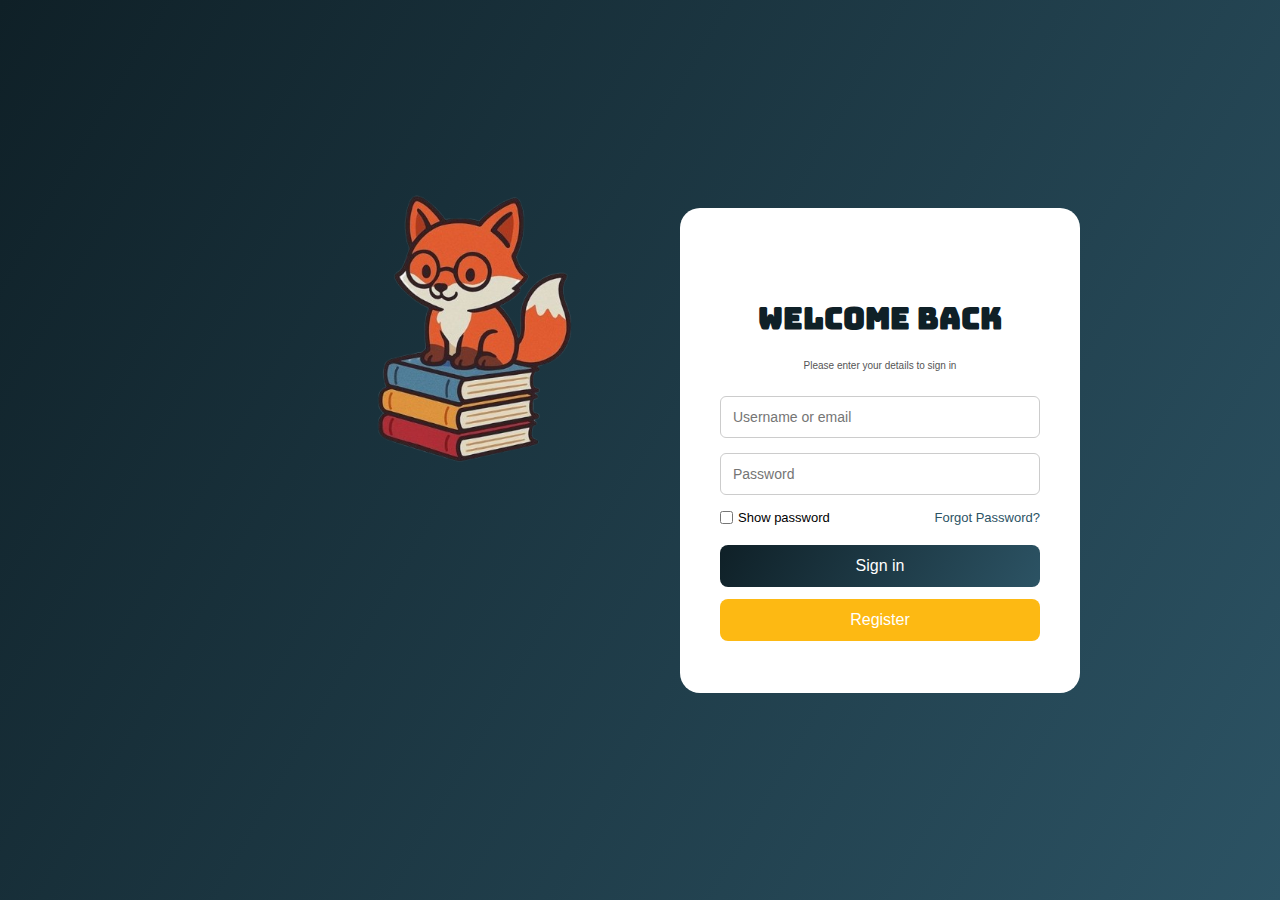
<file: Akmal/Danish BYjak/index.html>
<!DOCTYPE html>
<html lang="en">
<head>
  <meta charset="UTF-8">
  <meta name="viewport" content="width=device-width, initial-scale=1.0">
  <title>BYJAK Login</title>
  <link href="https://fonts.googleapis.com/css2?family=Bungee&display=swap" rel="stylesheet">
  <link rel="stylesheet" href="style.css">
</head>
<body>
  <img src="../images/WhatsApp_Image_2025-08-29_at_23.12.20_3cceacae-removebg-preview.png" alt="Logo BYJAK" class="logo">
  <div class="container">
   
    <div class="right">
      <h2>WELCOME BACK</h2>
      <p>Please enter your details to sign in</p>

      <div class="input-group">
        <input type="text" placeholder="Username or email">
      </div>
      <div class="input-group">
        <input type="password" id="password" placeholder="Password">
      </div>

      <div class="options">
        <label>
          <input type="checkbox" id="showPassword"> Show password
        </label>
        <a href="#">Forgot Password?</a>
      </div>

      <button class="btn signin">Sign in</button>
      <button class="btn register" onclick="window.location.href='register.html'">
  Register
</button>

    </div>
  </div>

  <script>
    
    const checkbox = document.getElementById("showPassword");
    const passwordField = document.getElementById("password");

    checkbox.addEventListener("change", () => {
      if (checkbox.checked) {
        passwordField.type = "text";
      } else {
        passwordField.type = "password";
      }
    });
  </script>
</body>
</html>
</file>
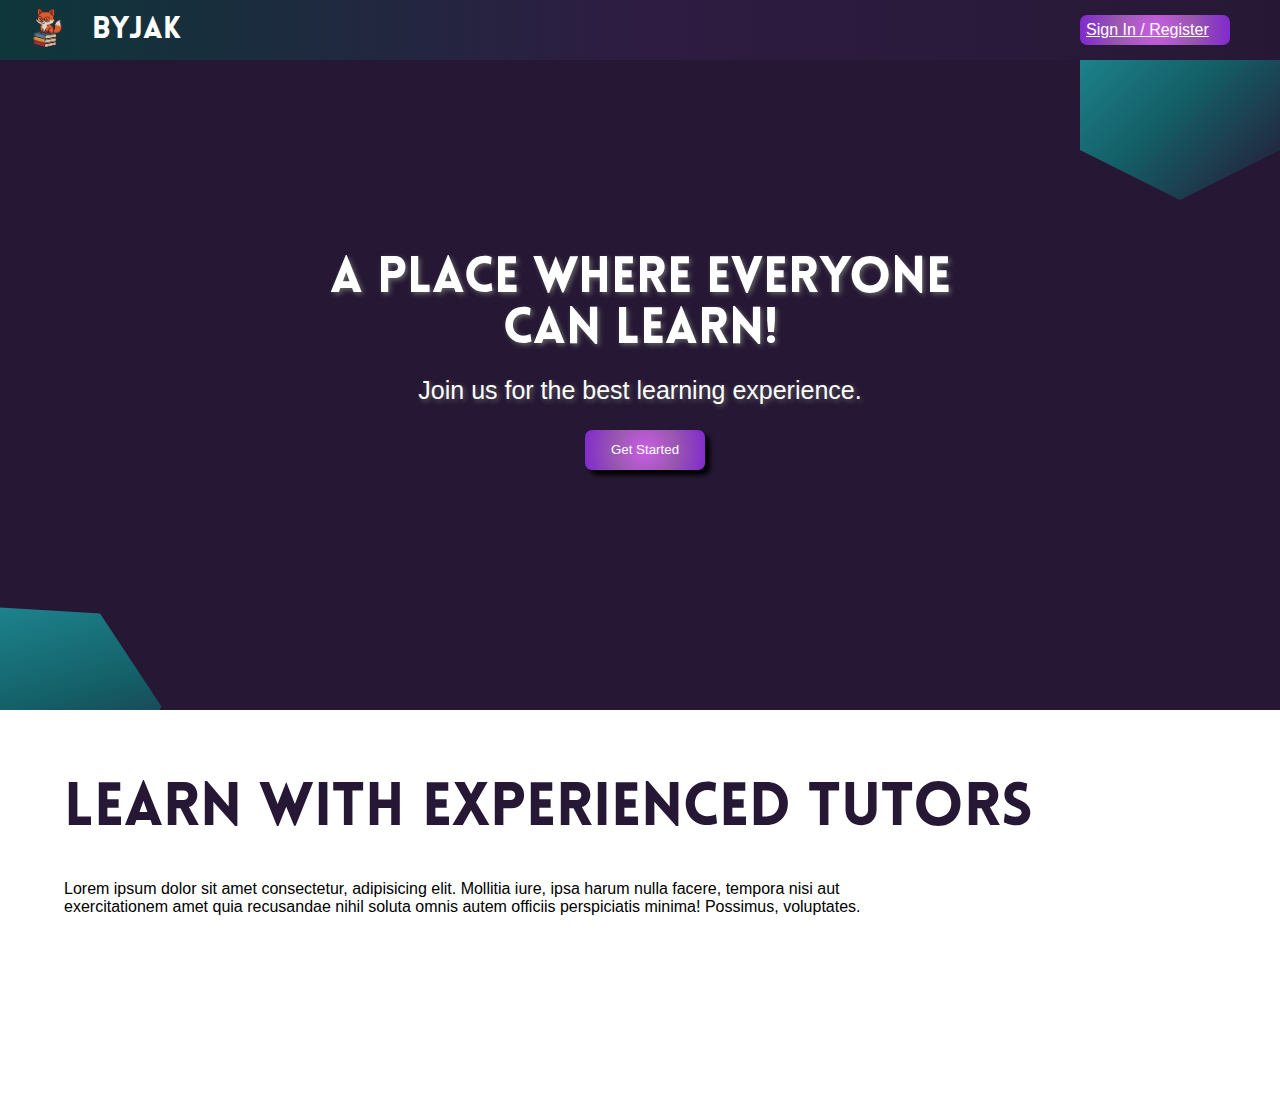
<file: Akmal/Danish BYjak/main menu.html>
<!DOCTYPE html>
<html>
    <head>
        <title>Test 1</title>
        <link rel="stylesheet" href="style2.css">
    </head>
    <body >
        <header>
            <div class="menubar">
                <div class="brand">
                    <img id="logo" src="../images/WhatsApp_Image_2025-08-29_at_23.12.20_3cceacae-removebg-preview.png" alt="">
                    <h4>BYJAK</h4>
                </div>
            </div>
            <a href="index.html" id="username"> Sign In / Register </a>
            <!--<a href="">
                <button id="username">Sign In / Register</button>
            </a>-->
            <!--<button id="username" onclick="window.location.href='index.html'">
  Sign In / Register
</button>-->
        </header>
        <main>
            <div id="hex1" class="hexagon"></div>
            <div id="hex2" class="hexagon"></div>
            <div class="greetings">
                <h1>A place where everyone can learn!</h1>
                <p>Join us for the best learning experience.</p>
                <button id="getstarted">Get Started</button>
            </div>
            
            <div class="spacer"></div>
            <div class="section1">
                <h1 class="title1">Learn with experienced tutors</h1>
                <p>Lorem ipsum dolor sit amet consectetur, adipisicing elit. Mollitia iure, ipsa harum nulla facere, tempora nisi aut exercitationem amet quia recusandae nihil soluta omnis autem officiis perspiciatis minima! Possimus, voluptates.</p>
            </div>
        </main>
    </body>
</html>
</file>
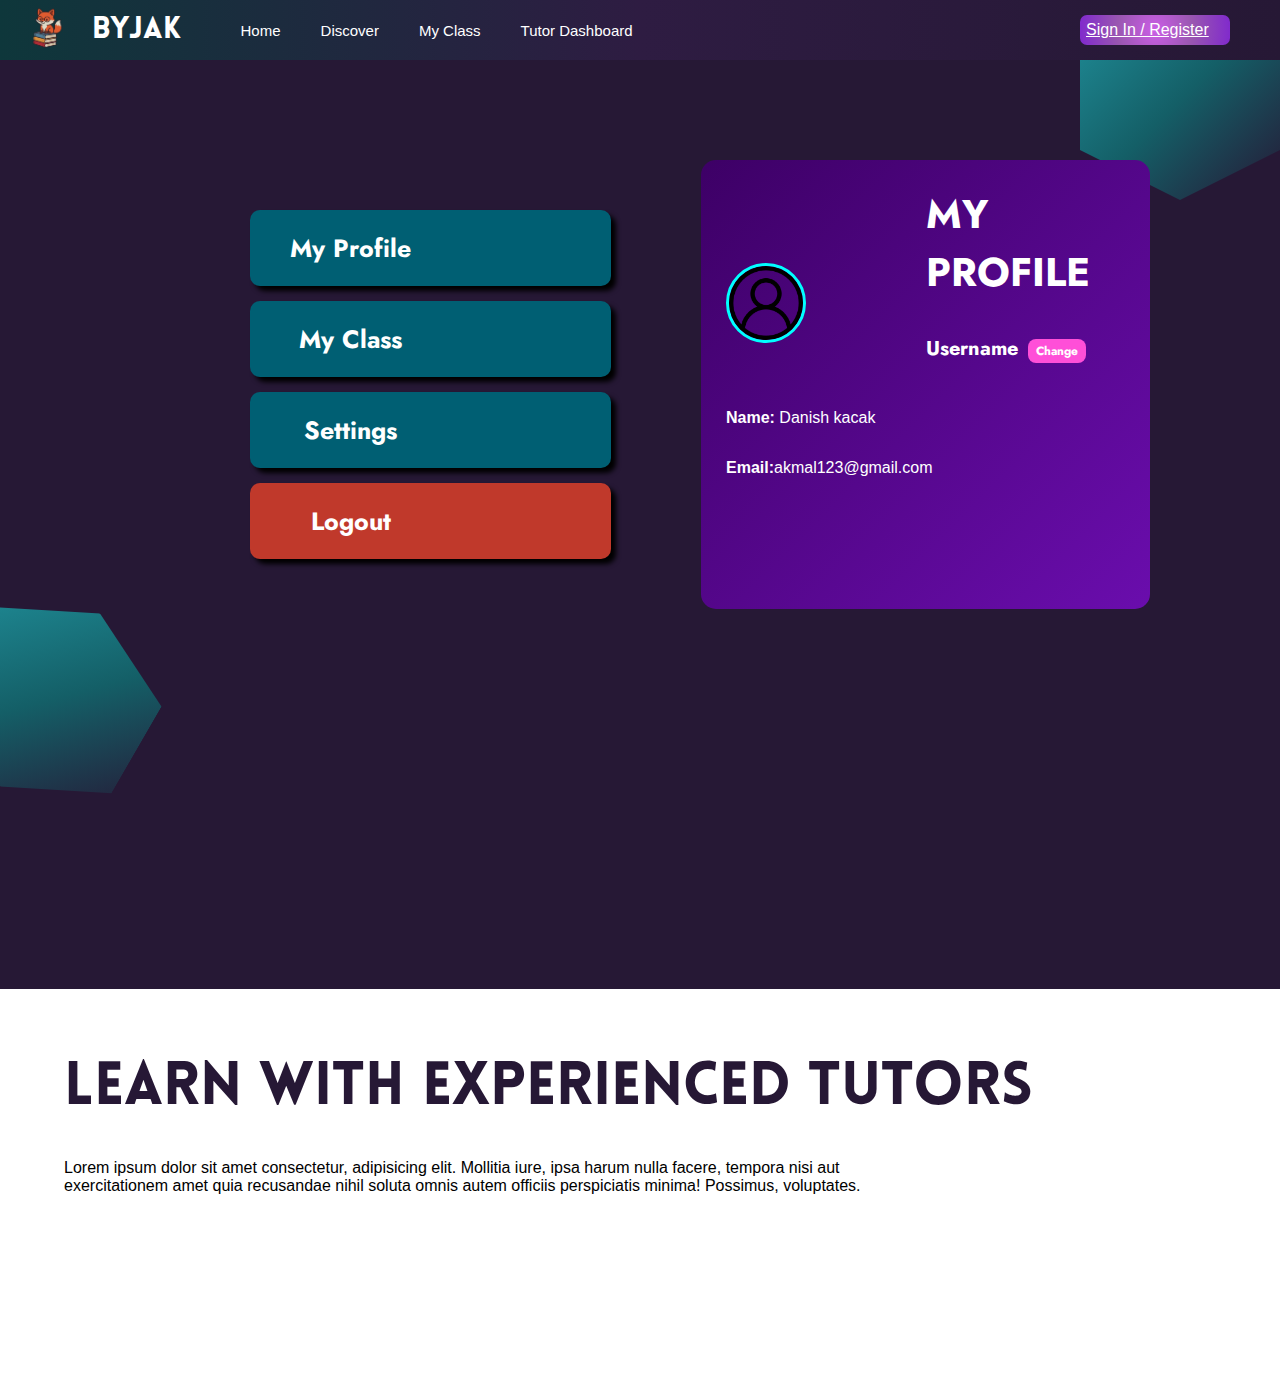
<file: Akmal/Danish BYjak/myProfile.html>
<!DOCTYPE html>
<html>
    <head>
        <title>Profile</title>
        <link rel="stylesheet" href="style3.css">
        <link href="https://fonts.googleapis.com/css2?family=Jost:ital,wght@0,100..900;1,100..900&display=swap" rel="stylesheet">

    </head>
    <body >
        <header>
            <div class="menubar">
                <div class="brand">
                    <img id="logo" src="images/logo_-removebg-preview.png" alt="">
                    <h4>BYJAK</h4>
                </div>
                <div class="menu">
                <a href="">Home</a>
                <a href="">Discover</a>
                <a href="">My Class</a>
                <a href="">Tutor Dashboard</a>
            
            </div>
            </div>
            <a href="index.html" id="username"> Sign In / Register </a>
            <!--<a href="">
                <button id="username">Sign In / Register</button>
            </a>-->
            <!--<button id="username" onclick="window.location.href='index.html'">
  Sign In / Register
</button>-->
        </header>
        <main>
            <div id="hex1" class="hexagon"></div>
            <div id="hex2" class="hexagon"></div>
            

        <div class="container">

            <aside class="sidebar">
                <button class="menu-btn">My Profile</button>
                <button class="menu-btn">My Class</button>
                <button class="menu-btn">Settings</button>
                <button class="logout-btn">Logout</button>
            </aside>

        
            <section class="profile-card">
            
                <h2>MY PROFILE</h2>
                <h3>Username<span class="change-btn">Change</span></h3>
                <div class="profile-info">
                    <img src="../images/user.png" alt="Profile Picture" class="profile-img">
                <div class="details">
                    <p><b>Name:</b> Danish kacak</p>
                    <p><b>Email:</b>akmal123@gmail.com</p>
                </div>
                </div>
            </section>
        </div>
    

            <div class="spacer"></div>
            <div class="section1">
                <h1 class="title1">Learn with experienced tutors</h1>
                <p>Lorem ipsum dolor sit amet consectetur, adipisicing elit. Mollitia iure, ipsa harum nulla facere, tempora nisi aut exercitationem amet quia recusandae nihil soluta omnis autem officiis perspiciatis minima! Possimus, voluptates.</p>
            </div>
        </main>
    </body>
</html>
</file>
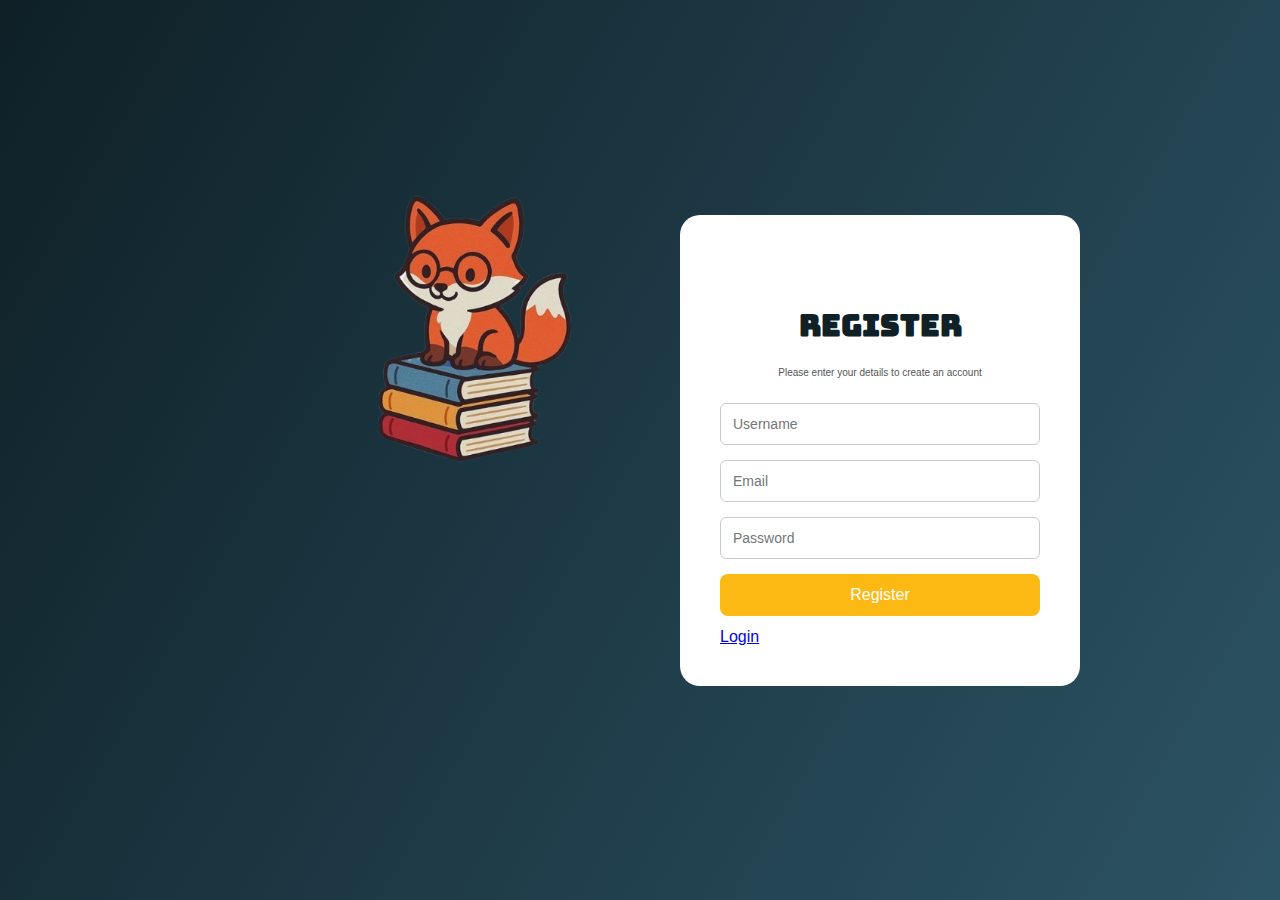
<file: Akmal/Danish BYjak/register.html>
<!DOCTYPE html>
<html lang="en">
<head>
  <meta charset="UTF-8">
  <meta name="viewport" content="width=device-width, initial-scale=1.0">
  <title>Register</title>
  <link href="https://fonts.googleapis.com/css2?family=Bungee&display=swap" rel="stylesheet">
  <link rel="stylesheet" href="style.css"> <!-- guna CSS sama -->
</head>
<body>
  <img src="../images/WhatsApp_Image_2025-08-29_at_23.12.20_3cceacae-removebg-preview.png" alt="Logo BYJAK" class="logo">
  <div class="container">
    <div class="right">
      <h2>REGISTER</h2>
      <p>Please enter your details to create an account</p>

      <div class="input-group">
        <input type="text" placeholder="Username">
      </div>
      <div class="input-group">
        <input type="email" placeholder="Email">
      </div>
      <div class="input-group">
        <input type="password" id="regPassword" placeholder="Password">
      </div>

      <button class="btn register">Register</button>
      <a href="index.html">Login</a>
    </div> <!-- tutup right -->
  </div> <!-- tutup container -->

</body>
</html>
</file>
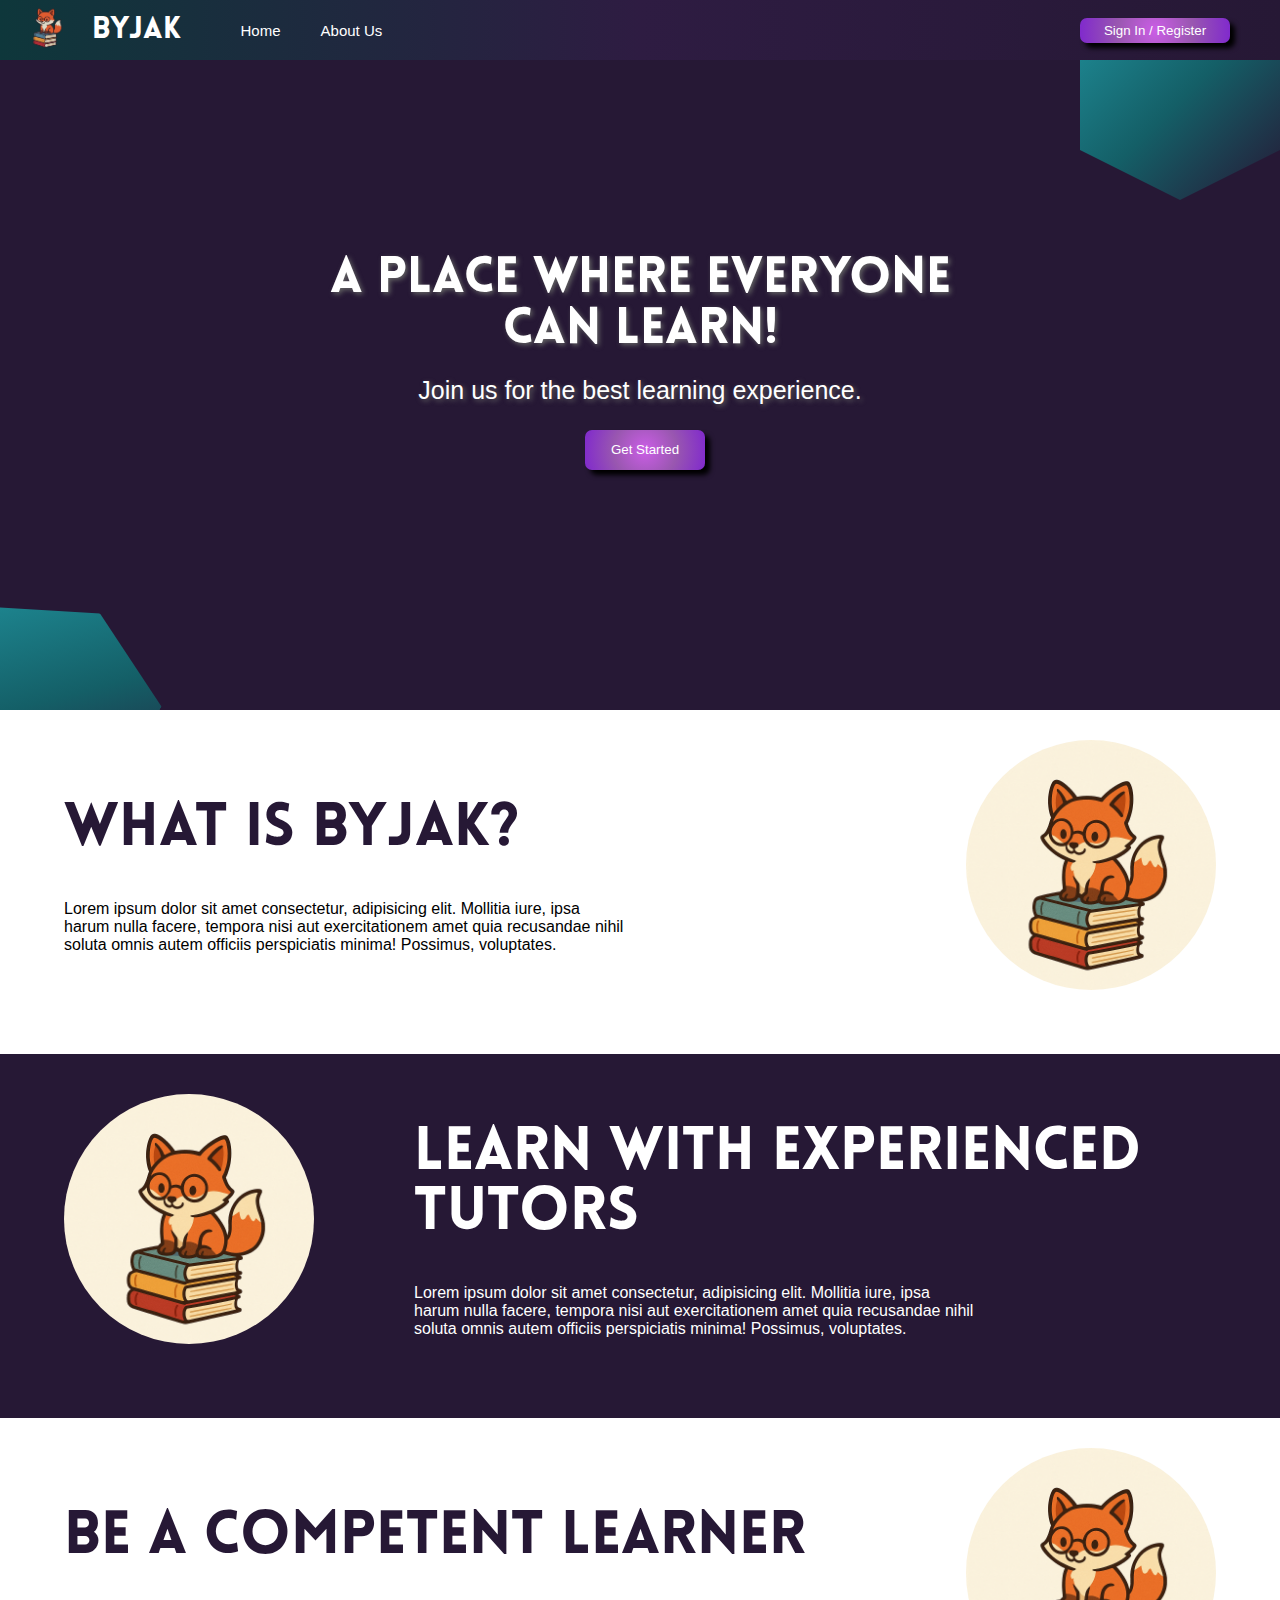
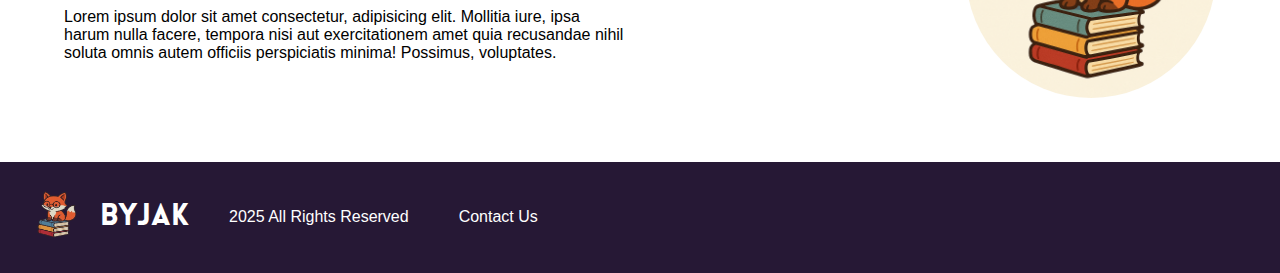
<file: Akmal/home/home/main menu.html>
<!DOCTYPE html>
<html>
    <head>
        <title>Test 1</title>
        <link rel="stylesheet" href="style.css">
    </head>
    <body >
        <header>
            <div class="menubar">
                <div class="brand">
                    <img id="logo" src="images/logo_-removebg-preview.png" alt="">
                    <h4>BYJAK</h4>
                </div>
                <div class="menu">
                <a href="">Home</a>
                <a href="">About Us
            </div>
            </div>
            <a href="">
                <button id="username">Sign In / Register</button>
            </a>
        </header>
        <main>
            <div id="hex1" class="hexagon"></div>
            <div id="hex2" class="hexagon"></div>
            <div class="greetings">
                <h1>A place where everyone can learn!</h1>
                <p>Join us for the best learning experience.</p>
                <button id="getstarted">Get Started</button>
            </div>
            
            <div class="spacer"></div>
            <div class="section1">
                <div class="text">
                    <h1>What is BYJAK?</h1>
                    <p>Lorem ipsum dolor sit amet consectetur, adipisicing elit. Mollitia iure, ipsa harum nulla facere, tempora nisi aut exercitationem amet quia recusandae nihil soluta omnis autem officiis perspiciatis minima! Possimus, voluptates.</p>
                </div>
                <img src="images/logo byjak.png" alt="">
            </div>
            <div class="section2">
                <img src="images/logo byjak.png" alt="">
                <div class="text">
                    <h1>Learn with experienced tutors</h1>
                    <p>Lorem ipsum dolor sit amet consectetur, adipisicing elit. Mollitia iure, ipsa harum nulla facere, tempora nisi aut exercitationem amet quia recusandae nihil soluta omnis autem officiis perspiciatis minima! Possimus, voluptates.</p>
                </div>
            </div>
            <div class="section1">
                <div class="text">
                    <h1 class="title1">Be a competent learner</h1>
                    <p>Lorem ipsum dolor sit amet consectetur, adipisicing elit. Mollitia iure, ipsa harum nulla facere, tempora nisi aut exercitationem amet quia recusandae nihil soluta omnis autem officiis perspiciatis minima! Possimus, voluptates.</p>
                </div>
                <img src="images/logo byjak.png" alt="">
            </div>
        </main>
        <footer>
            <div class="end">
                <div id="brand">
                <img src="images/logo_-removebg-preview.png" alt="">
                <h4>BYJAK</h4>
                </div>
                <ul>
                    <li>2025 All Rights Reserved</li>
                    <li><a href="">Contact Us</a></li>
                </ul>
            </div>
        </footer>
    </body>
</html>
</file>
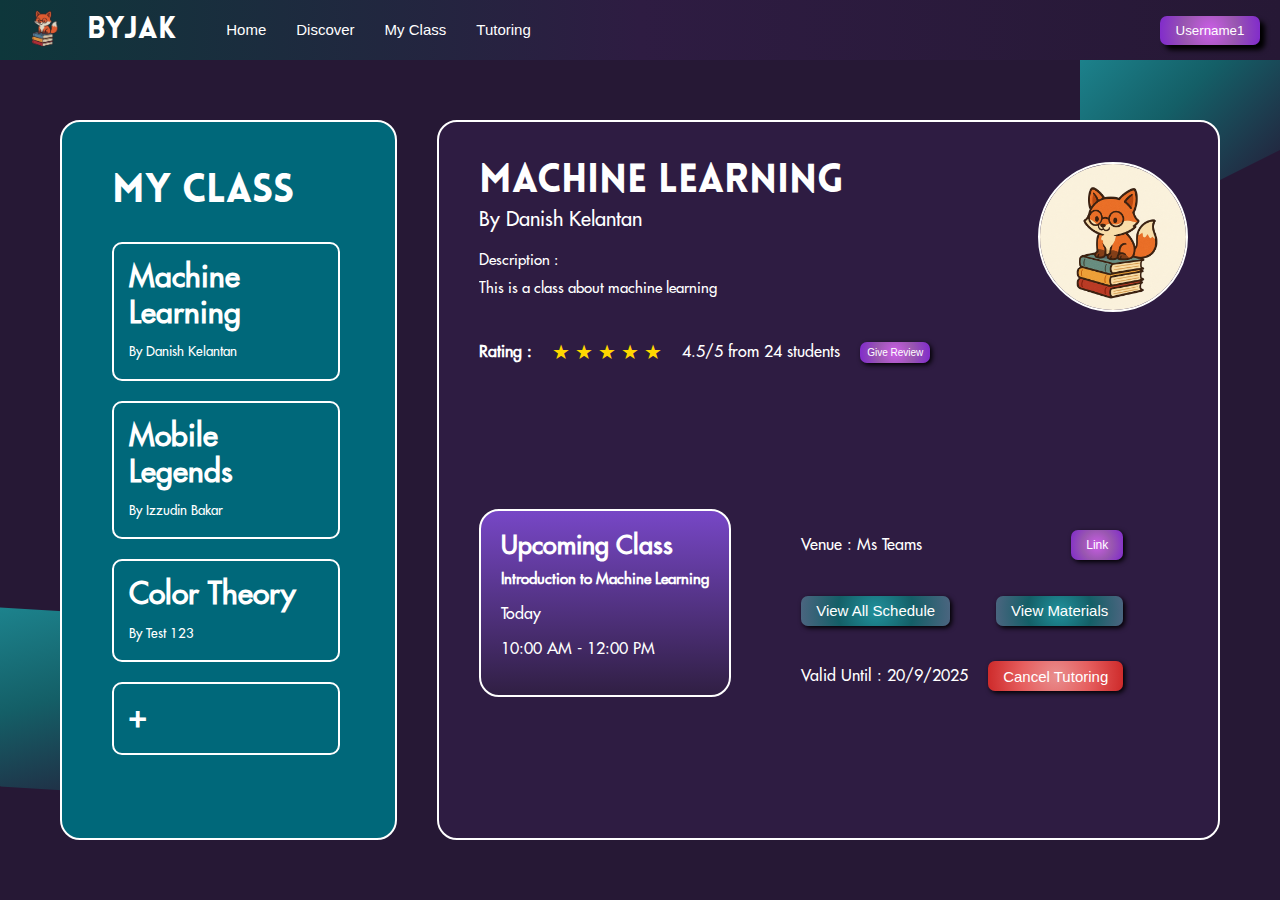
<file: Akmal/my class/my class/my class.html>
<!DOCTYPE html>
<html lang="en">
<head>
    <title>My Class</title>
    <link rel="stylesheet" href="style.css">
</head>
<body>
    <nav>
        <div class="menubar">
        <div id="brand">
            <img src="images/logo_-removebg-preview.png" alt="">
            <h4>BYJAK</h4>
        </div>
        <ul>
            <li><a href="">Home</a></li>
            <li><a href="">Discover</a></li>
            <li><a href="">My Class</a></li>
            <li><a href="">Tutoring</a></li>
        </ul>
        </div>
        <button>
            Username1
        </button>
    </nav>
    <main>
        <div id="hex1" class="hexagon"></div>
        <div id="hex2" class="hexagon"></div>
        <div class="class-list">
            <h4>My Class</h4>
            <div class="subjects">
                <a href="">
                    <button>
                        <h4>Machine Learning</h4>
                        <p>By Danish Kelantan</p>
                    </button>
                </a>
                 <a href="">
                    <button>
                        <h4>Mobile Legends</h4>
                        <p>By Izzudin Bakar</p>
                    </button>
                </a>
                 <a href="">
                    <button>
                        <h4>Color Theory</h4>
                        <p>By Test 123</p>
                    </button>
                </a>
                 <a href="">
                    <button>
                        <h4>+</h4>
                        <p></p>
                    </button>
                </a>
            </div>
            
        </div> 
        <div class="class-info">
            <div class="class-details">
                <div class="class-header">
                  <h4>Machine Learning</h4>
                    <p id="Tutor-name">By Danish Kelantan</p>
                    <p>Description :</p>
                    <p id="desc">This is a class about machine learning</p>
                </div>
                <img src="images/logo byjak.png" alt="">
            </div>
            <div class="rating">
                <h4>Rating :</h4>
                <div class="stars">
                     <span class="star" data-value="1">&#9733;</span>
                    <span class="star" data-value="2">&#9733;</span>
                    <span class="star" data-value="3">&#9733;</span>
                    <span class="star" data-value="4">&#9733;</span>
                    <span class="star" data-value="5">&#9733;</span>
                </div>
                <p>4.5/5 from 24 students</p>
                <button id="review">Give Review</button>
            </div>
            <div class="class-options">
                <div class="class-schedule">
                    <h4>Upcoming Class</h4>
                    <div class="schedule-item">
                        <h4>Introduction to Machine Learning</h4>
                        <p>Today</p>
                        <p>10:00 AM - 12:00 PM</p>
                    </div>
                </div>
                <div class="class-buttons">
                    <div class="venue">
                        <p>Venue : Ms Teams</p>
                        <button>Link</button>
                    </div>
                    <div class="others">
                        <button>View All Schedule</button>
                        <button>View Materials</button>
                    </div>
                    <div class="contract">
                        <p>Valid Until : 20/9/2025</p>
                        <button>Cancel Tutoring</button>
                    </div>
                </div>
            </div>
        </div>
        
    </main>
    
</body>
</html>
</file>
<file: Akmal/Danish BYjak/style.css>
* {
  margin: 0;
  padding: 0;
  box-sizing: border-box;
  font-family: 'Poppins', sans-serif;
  
}

img {
  position: absolute;
  top: 220px;
  left: 500px;
  width: 150px;
  bottom: 500px;
}

.logo {
  position: absolute;
  top: 140px;
  left: 290px;
  width: 350px;
  animation: bounce 2s infinite;
}

@keyframes bounce {
  0%, 100% { transform: translateY(0); }  /* mula & akhir, logo pada tempat asal */
  50% { transform: translateY(-50px); }   /* tengah-tengah animasi, logo naik 10px */
}



body {
  height: 100vh;
  display: flex;
  justify-content: center;
  align-items: center;
  background: linear-gradient(120deg, #0f2027, #2c5364);
}

.container {
  display: flex;
  background: transparent;
  width: 800px;
  max-width: 95%;
}


.left {
  flex: 1;
  display: flex;
  flex-direction: column;
  justify-content: center;
  align-items: center;
  color: white;
  text-align: center;
  padding: 100px;
}

.left img {
  width: 200px;
  margin-bottom: 20px;
}

.left h1 {
  font-size: 32px;
  letter-spacing: 3px;
}


.right {
  flex: 1;
  background: white;
  border-radius: 20px;
  padding: 40px;
  padding-top: 90px;
  display: flex;
  flex-direction: column;
  justify-content: flex-end;
  transform: translateX(40px); /* tolak 30px ke kanan */
  margin-left: 400px; /* geser 30px ke kiri */
}

.right h2 {
  font-size: 30px;
  font-family: 'Bungee', cursive;
  margin-bottom: 10px;
  padding-bottom: 12px;
  font-weight: bold;
  color: #0f2027;
  text-align: center;
}

.right p {
  margin-bottom: 25px;
  color: #555;
  font-size: 10px;
  text-align: center;
}

.input-group {
  margin-bottom: 15px;
}

.input-group input {
  width: 100%;
  padding: 12px;
  border-radius: 6px;
  border: 1px solid #ccc;
  outline: none;
  font-size: 14px;
}

.options {
  display: flex;
  justify-content: space-between;
  align-items: center;
  font-size: 13px;
  margin-bottom: 20px;
}

.options label {
  display: flex;
  align-items: center;
  gap: 5px;
}

.options a {
  text-decoration: none;
  color: #2c5364;
}

.btn {
  width: 100%;
  padding: 12px;
  border: none;
  border-radius: 8px;
  font-size: 16px;
  cursor: pointer;
  margin-bottom: 12px;
  transition: 0.3s;
}

.btn.signin {
  background: linear-gradient(120deg, #0f2027, #2c5364);
  color: white;
}

.btn.signin:hover {
  opacity: 0.9;
}

.btn.register {
  background: #fdb913;
  color: white;
}

.btn.register:hover {
  opacity: 2;
}

@media (max-width: 768px) {
  .container {
    flex-direction: column;
    align-items: center;
  }

  .left {
    margin-bottom: 20px;
  }


}
</file>
<file: Akmal/Danish BYjak/style2.css>
@font-face {
    font-family: loveloBlack;
    src: url(fonts/Lovelo\ Black.otf);
}
*{
    box-sizing: border-box;
}
button{
    box-shadow: 5px 5px 5px black;
}

body{
    overflow-x: clip;
    background-color: #261835;
    margin: 0;
}
header{
    width: 100%;
    position: sticky;
    top: 0;
    z-index: 1000; /*highest layer*/
    padding: 0 20px;
    background: linear-gradient(to right,#0e373b,#2e1c42,#261835);
    display: flex; /*table format of items*/
    flex-direction: row; /*horizontally*/
    justify-content: space-between; 
    height: 60px;
    align-items: center;
    animation-name: slideIn;
    animation-duration: 1s;
}
header #username{
    
    width: 150px;
    border-radius: 7px;
    padding: 6px;
    margin-right: 30px;
    margin-left: 30px;
    border: none;
    font-family: 'Segoe UI', Tahoma, Geneva, Verdana, sans-serif;
    color: white;
    background: radial-gradient(circle, #cb5ee6,#9957b0,#8029cd);
    
}
#logo{
    height: 60px;
}
.menubar{
    text-align: center;
    display: flex;
    justify-content: space-between;
    align-items: center;
    gap: clamp(10px, 5vw, 40px);;
}
.menubar h4{
    font-family: loveloBlack;
    font-size: 30px;
    color: white;
}
.menu{
    margin-left: 20px;
    display: flex;
    justify-content: flex-start;
    align-items: center;
    gap: 40px
}
.menu a{
    color: white;
    text-decoration: none; /*remove underline*/
    font-family: 'Segoe UI', Tahoma, Geneva, Verdana, sans-serif;
    font-size: 15px;

}
.brand{
    display: flex;
    justify-content: space-between;
    align-items: center;
    gap: 20px;
}

/*main*/
main{
    background-color: #261835;
}
main .greetings{
    text-shadow: 2px 2px 5px rgb(99, 99, 99);
    margin-left: auto;
    margin-right: auto;
    width: 50%;
    font-family: loveloBlack;
    font-size: 25px;
    color: white;
    position: relative;
    top: 160px;
    display: flex;
    text-align: center;
    flex-direction: column;
    justify-content: center;
    align-items: center;
    
}
main .greetings h1{
    margin-bottom: -5px;
    animation-name: slideUp;
    animation-duration: 1s;
}
main .greetings p{
    font-family: 'Segoe UI', Tahoma, Geneva, Verdana, sans-serif;
    animation-name: slideUp;
    animation-duration: 1s;
}
main #getstarted{
    width: 120px;
    height: 40px;
    border-radius: 7px;
    padding: 5px;
    margin-left: 10px;
    border: none;
    font-family: 'Segoe UI', Tahoma, Geneva, Verdana, sans-serif;
    color: white;
    background: radial-gradient(circle, #cb5ee6,#9957b0,#8029cd);
    animation-name: slideUp;
    animation-duration: 2s;
}

.hexagon{
    z-index: 0;
    position: absolute;
    width: 200px;
    height: 200px;
    background: linear-gradient(135deg, #20909b, #145f67, #261835);
    clip-path: polygon( /*trimming into hexagon*/
    50% 0%,   /* top */
    100% 25%, /* top-right */
    100% 75%, /* bottom-right */
    50% 100%, /* bottom */
    0% 75%,   /* bottom-left */
    0% 25%    /* top-left */
    );
    animation: fadeIn 1s ease-out;
  
}

#hex1{
    top: 600px;
    left: -50px;
    rotate: 30deg;
}
#hex2{
    position: absolute;
    top: 0;
    right: 0px;
    rotate: 0deg;
}

.section1{
    padding: 5%;
    padding-top: 30px;
    position: relative;
    z-index: 1;
    background-color: white;
    width: 100%;
    height: 400px;
}
.title1{
    font-family: loveloBlack;
    font-size: 60px;
    color: #261835;
}
.section1 p{
    width: 70%;
    font-family: 'Segoe UI', Tahoma, Geneva, Verdana, sans-serif;
}
.spacer{
    margin-left: auto;
    margin-right: auto;
    height: 400px;
}
/*animations*/
@keyframes fadeIn{
    from{
        opacity: 0; 
        transform: scale(0.5);
    }
}
@keyframes slideIn{
    from{
        opacity: 0;
        transform: translateY(-60px); /* start off-screen left */
    }
  
  to {
    opacity: 1;
    transform: translateY(0); /* end at original position */
  }
}

@keyframes slideUp {
    from{
        opacity: 0;
        transform: translateY(60px); /* start off-screen left */
    }
  
  to {
    opacity: 1;
    transform: translateY(0); /* end at original position */
  }
}
</file>
<file: Akmal/Danish BYjak/style3.css>
@font-face {
    font-family: loveloBlack;
    src: url(fonts/Lovelo\ Black.otf);
}

*{
    box-sizing: border-box;
}
button{
    box-shadow: 5px 5px 5px black;
}

body{
    overflow-x: clip;
    background-color: #261835;
    margin: 0;
}
header{
    width: 100%;
    position: sticky;
    top: 0;
    z-index: 1000; /*highest layer*/
    padding: 0 20px;
    background: linear-gradient(to right,#0e373b,#2e1c42,#261835);
    display: flex; /*table format of items*/
    flex-direction: row; /*horizontally*/
    justify-content: space-between; 
    height: 60px;
    align-items: center;
    animation-name: slideIn;
    animation-duration: 1s;
}
header #username{
    
    width: 150px;
    border-radius: 7px;
    padding: 6px;
    margin-right: 30px;
    margin-left: 30px;
    border: none;
    font-family: 'Segoe UI', Tahoma, Geneva, Verdana, sans-serif;
    color: white;
    background: radial-gradient(circle, #cb5ee6,#9957b0,#8029cd);
    
}
#logo{
    height: 60px;
}
.menubar{
    text-align: center;
    display: flex;
    justify-content: space-between;
    align-items: center;
    gap: clamp(10px, 5vw, 40px);;
}
.menubar h4{
    font-family: loveloBlack;
    font-size: 30px;
    color: white;
}
.menu{
    margin-left: 20px;
    display: flex;
    justify-content: flex-start;
    align-items: center;
    gap: 40px
}
.menu a{
    color: white;
    text-decoration: none; /*remove underline*/
    font-family: 'Segoe UI', Tahoma, Geneva, Verdana, sans-serif;
    font-size: 15px;

}
.brand{
    display: flex;
    justify-content: space-between;
    align-items: center;
    gap: 20px;
}

.container {
  display: flex;
  padding: 30px;
  gap: 30px;
  animation-name: slideUp;
  animation-duration: 1s;
}

/* Sidebar */
.sidebar {
  display: flex;
  flex-direction: column;
  gap: 15px;
  margin-top: 120px;
  animation-duration: slideIn;
  animation-duration: 1s;
}

.menu-btn {
  background: #005f73;
  border: none;
  padding: 12px;
  padding-right: 200px;
  padding-left: 40px;
  padding-bottom: 20px;
  padding-top: 20px;
  border-radius: 10px;
  color: white;
  font-weight: bold;
  cursor: pointer;
  transform: translateX(220px); /* tolak 30px ke kanan */
  font-family: 'Jost', sans-serif;
  font-size: 25px;
}

.menu-btn:hover {
  background: #0a9396;
}

.logout-btn {
  background: #c0392b;
  border: none;
  padding: 12px;
  padding-right: 200px;
  padding-left: 40px;
  padding-bottom: 20px;
  padding-top: 20px;
  border-radius: 10px;
  color: white;
  font-weight: bold;
  cursor: pointer;
  transform: translateX(220px); /* tolak 30px ke kanan */
  font-family: 'Jost', sans-serif;
  font-size: 25px;
}

.logout-btn:hover {
  background: #f28482;
}
/* Profile Card */
.profile-card {
  background: linear-gradient(135deg, #3d0066, #6a0dad);
  flex: 1;
  padding: 25px;
  margin-top: 70px;
  margin-bottom: -50px;
  margin-left: 280px;
  margin-right: 100px;
  border-radius: 15px;
  z-index: +2;
}

.profile-card h2 {
  margin-top: 0;
  font-size: 40px;
  font-family: 'Jost', sans-serif;
  color: white;
  margin-left: 200px;
}

.profile-card h3 {
 
  font-size: 20px;
  font-family: 'Jost', sans-serif;
  color: white;
  margin-left: 200px;
}

.change-btn {
  background: #ff4fd8;
  color: white;
  font-size: 12px;
  padding: 3px 8px;
  border-radius: 8px;
  margin-left: 10px;
  cursor: pointer;
}

.profile-info {
  display: flex;
  flex-direction: column;
  margin-top: -120px;
}

.details {
  font-family: 'Segoe UI', Tahoma, Geneva, Verdana, sans-serif;
  color: white;
  display: flex;
  flex-direction: column;
  padding-top: 50px;
  gap: -10px;
}

.profile-img {
  width: 80px;
  height: 80px;
  border-radius: 50%;
  border: 3px solid cyan;
}

/*main*/
main{
    background-color: #261835;
}



.hexagon{
    z-index: 0;
    position: absolute;
    width: 200px;
    height: 200px;
    background: linear-gradient(135deg, #20909b, #145f67, #261835);
    clip-path: polygon( /*trimming into hexagon*/
    50% 0%,   /* top */
    100% 25%, /* top-right */
    100% 75%, /* bottom-right */
    50% 100%, /* bottom */
    0% 75%,   /* bottom-left */
    0% 25%    /* top-left */
    );
    animation: fadeIn 1s ease-out;
  
}

#hex1{
    top: 600px;
    left: -50px;
    rotate: 30deg;
}
#hex2{
    position: absolute;
    top: 0;
    right: 0px;
    rotate: 0deg;
}

.section1{
    padding: 5%;
    padding-top: 30px;
    position: relative;
    z-index: 1;
    background-color: white;
    width: 100%;
    height: 400px;
}
.title1{
    font-family: loveloBlack;
    font-size: 60px;
    color: #261835;
}
.section1 p{
    width: 70%;
    font-family: 'Segoe UI', Tahoma, Geneva, Verdana, sans-serif;
}
.spacer{
    margin-left: auto;
    margin-right: auto;
    height: 400px;
}
/*animations*/
@keyframes fadeIn{
    from{
        opacity: 0; 
        transform: scale(0.5);
    }
}
@keyframes slideIn{
    from{
        opacity: 0;
        transform: translateY(-60px); /* start off-screen left */
    }
  
  to {
    opacity: 1;
    transform: translateY(0); /* end at original position */
  }
}

@keyframes slideUp {
    from{
        opacity: 0;
        transform: translateY(60px); /* start off-screen left */
    }
  
  to {
    opacity: 1;
    transform: translateY(0); /* end at original position */
  }
}
</file>
<file: Akmal/home/home/style.css>
@font-face {
    font-family: loveloBlack;
    src: url(fonts/Lovelo\ Black.otf);
}
*{
    box-sizing: border-box;
}
button{
    color: white;
    background: radial-gradient(circle, #cb5ee6,#9957b0,#8029cd);
    box-shadow: 5px 5px 5px black;
    transform: scale(1) translateY(0px);
    transition: transform 0.5s ease, background 0.2s ease-in; 
}
button:hover{
    transform: scale(1.1) translateY(-5px);
}

button:active{
    background: white;
    color: black;
    transform: scale(1.3);
}

body{
    overflow-x: clip;
    background-color: #261835;
    margin: 0;
}
header{
    width: 100%;
    position: sticky;
    top: 0;
    z-index: 1000; /*highest layer*/
    padding: 0 20px;
    background: linear-gradient(to right,#0e373b,#2e1c42,#261835);
    display: flex; /*table format of items*/
    flex-direction: row; /*horizontally*/
    justify-content: space-between; 
    height: 60px;
    align-items: center;
    animation-name: slideIn;
    animation-duration: 1s;
}
header #username{
    
    width: 150px;
    border-radius: 7px;
    padding: 5px;
    margin-right: 30px;
    margin-left: 30px;
    border: none;
    font-family: 'Segoe UI', Tahoma, Geneva, Verdana, sans-serif;
    color: white;
    background: radial-gradient(circle, #cb5ee6,#9957b0,#8029cd);
    
}
#logo{
    height: 60px;
}
.menubar{
    text-align: center;
    display: flex;
    justify-content: space-between;
    align-items: center;
    gap: clamp(10px, 5vw, 40px);;
}
.menubar h4{
    font-family: loveloBlack;
    font-size: 30px;
    color: white;
}
.menu{
    margin-left: 20px;
    display: flex;
    justify-content: flex-start;
    align-items: center;
    gap: 40px
}
.menu a{
    color: white;
    text-decoration: none; /*remove underline*/
    font-family: 'Segoe UI', Tahoma, Geneva, Verdana, sans-serif;
    font-size: 15px;

}
.brand{
    display: flex;
    justify-content: space-between;
    align-items: center;
    gap: 20px;
}

/*main*/
main{
    background-color: #261835;
}
main .greetings{
    text-shadow: 2px 2px 5px rgb(99, 99, 99);
    margin-left: auto;
    margin-right: auto;
    width: 50%;
    font-family: loveloBlack;
    font-size: 25px;
    color: white;
    position: relative;
    top: 160px;
    display: flex;
    text-align: center;
    flex-direction: column;
    justify-content: center;
    align-items: center;
    
}
main .greetings h1{
    margin-bottom: -5px;
    animation-name: slideUp;
    animation-duration: 1s;
}
main .greetings p{
    font-family: 'Segoe UI', Tahoma, Geneva, Verdana, sans-serif;
    animation-name: slideUp;
    animation-duration: 1s;
}
main #getstarted{
    width: 120px;
    height: 40px;
    border-radius: 7px;
    padding: 5px;
    margin-left: 10px;
    border: none;
    font-family: 'Segoe UI', Tahoma, Geneva, Verdana, sans-serif;
    animation-name: slideUp;
    animation-duration: 2s;
}

.hexagon{
    z-index: 0;
    position: absolute;
    width: 200px;
    height: 200px;
    background: linear-gradient(135deg, #20909b, #145f67, #261835);
    clip-path: polygon( /*trimming into hexagon*/
    50% 0%,   /* top */
    100% 25%, /* top-right */
    100% 75%, /* bottom-right */
    50% 100%, /* bottom */
    0% 75%,   /* bottom-left */
    0% 25%    /* top-left */
    );
    animation: fadeIn 1s ease-out;
  
}

#hex1{
    top: 600px;
    left: -50px;
    rotate: 30deg;
}
#hex2{
    position: absolute;
    top: 0;
    right: 0px;
    rotate: 0deg;
}

.section1{
    display: flex;
    flex-direction: row;
    justify-content: space-between;
    align-items: center;
    padding: 5% 5%;
    padding-top: 30px;
    position: relative;
    z-index: 1;
    background-color: white;
    width: 100%;
    height: auto;
    gap: 100px;
    overflow: clip;
}
.section2{
    display: flex;
    flex-direction: row;
    justify-content: space-between;
    align-items: center;
    padding: 5%;
    padding-top: 30px;
    position: relative;
    z-index: 1;
    background-color: #261835;
    width: 100%;
    height: auto;
    gap: 100px;
}
.section1 h1{
    font-family: loveloBlack;
    font-size: 60px;
    color: #261835;
}
.section1 p{
    width: 70%;
    font-family: 'Segoe UI', Tahoma, Geneva, Verdana, sans-serif;
}
.section1 img, .section2 img{
   width: 250px;
   border-radius: 400px;
}
.spacer{
    margin-left: auto;
    margin-right: auto;
    height: 400px;
}
.section2 h1{
    font-family: loveloBlack;
    font-size: 60px;
    color: white;
}
.section2 p{
    width: 70%;
    font-family: 'Segoe UI', Tahoma, Geneva, Verdana, sans-serif;
    color: white;
}

footer #brand{
    display: flex;
    align-items: center;
    font-family: loveloBlack;
    font-size: 30px;
    gap: 10px;
}
footer .end{
    margin: 0 auto;
    padding: 0px 20px;
    color: white;
    display: flex;
    flex-direction: row;
    justify-content: flex-start;
    align-items: center;
}
footer .end ul{
    margin: 0;
    list-style: none;
    display: flex;
    justify-content: space-between;
    font-family: 'Segoe UI', Tahoma, Geneva, Verdana, sans-serif;
    gap: 50px;
}

footer img{
    width: 70px;
    height: 70px;
}
footer a{
    text-decoration: none;
    color: white;
    
}
footer li{
    transform: scale(1.0);
    transition: transform 0.3s ease;
}
footer li:hover{
    color: white;
    transform: scale(1.2);
}
/*animations*/
@keyframes fadeIn{
    from{
        opacity: 0; 
        transform: scale(0.5);
    }
}
@keyframes slideIn{
    from{
        opacity: 0;
        transform: translateY(-60px); /* start off-screen left */
    }
  
  to {
    opacity: 1;
    transform: translateY(0); /* end at original position */
  }
}

@keyframes slideUp {
    from{
        opacity: 0;
        transform: translateY(60px); /* start off-screen left */
    }
  
  to {
    opacity: 1;
    transform: translateY(0); /* end at original position */
  }
}
</file>
<file: Akmal/my class/my class/style.css>
@font-face{
    font-family: 'loveloBlack';
    src: url(fonts/Lovelo\ Black.otf);
}
@font-face {
    font-family: 'Futura';
    src: url(fonts/FuturaStd-Medium.otf);
}
*{
    box-sizing: border-box;
}
nav button{
    color: white;
    background: radial-gradient(circle, #cb5ee6,#9957b0,#8029cd);
    box-shadow: 5px 5px 5px black;
    transform: scale(1) translateY(0px);
    transition: transform 0.5s ease, background 0.2s ease-in; 
}
nav button:hover{
    transform: scale(1.1) translateY(-5px);
}

nav button:active{
    background: white;
    color: black;
    transform: scale(1.3);
}

body{
    overflow-x: clip;
    overflow-y: hidden;
    background-color: #261835;
    margin: 0;
    font-family: 'Segoe UI', Tahoma, Geneva, Verdana, sans-serif;
    width: 100%;
}
nav{
    display: flex;
    flex-direction: row;
    background: linear-gradient(to right,#0e373b,#2e1c42,#261835);;
    overflow: hidden;
    justify-content: space-between;
    align-items: center;
    position: fixed;
    top: 0;
    width: 100%;
    height: 60px;
    z-index: 1;
    padding: 0 20px;
}
nav #brand{
    display: flex;
    font-family: loveloBlack;
    color: white;
    font-size: 30px;
    align-items: center;
    gap: 10px;
}
nav #brand img{
    height: 55px;
    margin-right: 10px;
}
nav ul{
    list-style-type: none;
    margin: 0;
    padding: 0;
    overflow: hidden;
    display: flex;
    flex-direction: row;
    justify-content: flex-start;
    gap: 30px;
    align-items: center;
    height: 60px;
    padding: 0 10px;
}
nav ul li a{
    /*a is inline, cant transform*/
    display: inline-block;
    text-decoration: none;
    color: white;
    font-size: 15px;
    transform: scale(1) translateY(0px);
    transition: transform 0.5s ease, color 0.2s ease-in;
}
nav ul li a:hover{
    color: #cb5ee6;
    transform: scale(1.2) translateY(-5px);
}

nav .menubar{
    display: flex;
    flex-direction: row;
    gap: clamp(10px, 5vw, 40px);
    align-items: center;
}
nav button{
    padding: 7px;
    width: 100px;
    border: none;
    border-radius: 7px;
    cursor: pointer;
    margin-left: 10px;
}

main{
    display: flex;
    height: calc(100vh - 60px);
    width: 100%;
    margin-top: 60px;    
    padding: 60px;
    gap: 40px;
    background-color: #261835;
}


.hexagon{
    z-index: 0;
    position: absolute;
    width: 200px;
    height: 200px;
    background: linear-gradient(135deg, #20909b, #145f67, #261835);
    clip-path: polygon( /*trimming into hexagon*/
    50% 0%,   /* top */
    100% 25%, /* top-right */
    100% 75%, /* bottom-right */
    50% 100%, /* bottom */
    0% 75%,   /* bottom-left */
    0% 25%    /* top-left */
    );
    animation: fadeIn 1s ease-out;
  
}

#hex1{
    top: 600px;
    left: -50px;
    rotate: 30deg;
}
#hex2{
    position: absolute;
    top: 0;
    right: 0px;
    rotate: 0deg;
}

main .class-list{
    z-index: 1;
    background-color: #00687a;
    padding: 40px;
    padding-right: 30px;
    border: 2px solid white;
    border-radius: 20px;
    height: 100%;
    width: 30%;
    display: flex;
    flex-direction: column;
    overflow-y: clip;
    overflow-clip-margin: 20px;
    overflow-x: hidden;
}

main .class-list > h4{
    font-family: loveloBlack;
    padding: 10px;
    margin-top: 0px;
    margin-bottom: 10px;
    font-size: 40px;
    color: white;
}
main .subjects{
    padding: 10px;
    padding-right: 25px;
    flex: 1;
    overflow-y: auto;
    overflow-x: hidden;
    display: flex;
    flex-direction: column;
    gap: 20px;
    flex-wrap: nowrap;
}

main .subjects::-webkit-scrollbar {
    width: 8px;        /* scrollbar width */
}

main .subjects::-webkit-scrollbar-track {
    background: #01333c;   /* track background */
    border-radius: 10px;
}

main .subjects::-webkit-scrollbar-thumb {
    background-color: #00687a;  /* scrollbar handle */
    border-radius: 10px;
    border: 1px solid #ffffff; /* gives "gap" effect */
}

main .subjects button{
    font-family: Futura;
    color: white;
    width: 100%;
    padding: 5px 15px;
    border: 2px solid white;
    border-radius: 10px;
    text-align: left;
    background: transparent;
    background-color: transparent;
    transition: background-color 0.2s ease-in;
    overflow: hidden;
}

main .subjects button:hover{
    background-color: rgb(86, 188, 188);
}
main .subjects button h4{
    margin: 0 auto;
    margin-top: 10px;
    font-size: 30px;
}


main .class-info{
    z-index: 1;
    background-color: #2e1c42;
    padding: 40px;
    padding-right: 30px;
    border: 2px solid white;
    border-radius: 20px;
    height: 100%;
    width: 70%;
    display: flex;
    flex-direction: column;
    overflow-y: clip;
    overflow-clip-margin: 20px;
    overflow-x: hidden;
}

main .class-info .class-details{
    background-color: #2e1c42;
    display: flex;
    flex-direction: row;
}

main .class-info .class-header{
    margin-right: auto;

    overflow-x: hidden;
    display: flex;
    flex-direction: column;
    gap: 0px;
}

main .class-info .class-header > h4{
    font-family: loveloBlack;
    margin-top: 0px;
    margin-bottom: -5px;
    font-size: 40px;
    color: white;
}
main .class-info .class-header > p{
    font-family: Futura;
    margin-top: 0px;
    margin-bottom: 0px;
    font-size: 15px;
    color: white;
}

main .class-info .class-header > #Tutor-name{
    font-family: Futura;
    margin-top: 10px;
    margin-bottom: 20px;
    font-size: 20px;
    color: white;
}
main .class-info .class-header > #desc{
    font-family: Futura;
    margin-top: 10px;
    margin-bottom: 0px;
    font-size: 15px;
    color: white;
}

main .class-info img{
    height: 150px;
    margin-left: 10px;
    justify-self: flex-end;
    align-self: flex-start;
    border: 2px solid white;
    border-radius: 200px;
    object-fit: cover;
    object-position: center;
    overflow: hidden;
}

main .class-info .rating{
    font-family: Futura;
    color: white;
    display: flex;
    flex-direction: row;
    align-items: center;
    gap: 20px;
    margin-top: 10px;
}

main .class-info .rating .stars{
    font-size: 20px;
    display: flex;
    flex-direction: row;
    gap: 5px;
    color: gold;
}

main .class-info .rating #review{
    border: none;
    padding: 5px 7px;
    border-radius: 7px;
    box-shadow: 2px 2px 5px black;
    font-size: 10px;
    color: white;
    background: radial-gradient(circle, #cb5ee6,#9957b0,#8029cd);
    transform: scale(1) translateY(0px);
    transition: transform 0.5s ease, background 0.2s ease-in; 
}
main .class-info .rating #review:hover{
    transform: scale(1.1) translateY(-5px);
}

main .class-info .class-options{
    display: flex;
    flex-direction: row;
    flex-grow: 1;
    gap: 20px;
    justify-content: flex-start;
    align-items: center;
    margin-top: 10px;
}

main .class-info .class-options .class-schedule{
    margin-top: 15px;
    margin-right: 50px;
    color: white;
    font-family: Futura;
    background: linear-gradient(to bottom, #7747c6,#301f43); ;
    padding: 20px;
    border: 2px solid white;
    border-radius: 20px;
    display: flex;
    flex-direction: column;
    gap: 10px;
    transform: scale(1) translateY(0px);
    transition: transform 0.5s ease; 
}

main .class-info .class-options .class-schedule > h4{
    margin: 0;
    font-size: 25px;
}

main .class-info .class-options .class-schedule .schedule-item > h4{
    margin: 0;
    font-size: 15px;
}

main .class-info .class-options .class-buttons{
    margin-top: 15px;
    color: white;
    font-family: Futura;
    display: flex;
    flex-direction: column;
    align-items: stretch;
    gap: 10px;
}

main .class-info .class-options .class-buttons .venue{
    margin-top: 15px;
    color: white;
    font-family: Futura;
    display: flex;
    flex-direction: row;
    justify-content: space-between;
    gap: 20px;
}


main .class-info .class-options .class-buttons .others{
    margin-top: 15px;
    color: white;
    font-family: Futura;
    display: flex;
    flex-direction: row;
    justify-content: space-between;
    gap: 20px;
}

main .class-info .class-options .class-buttons .contract{
    margin-top: 15px;
    color: white;
    font-family: Futura;
    display: flex;
    flex-direction: row;
    justify-content: flex-start;
    gap: 20px;
}

main .class-options button{
    border: none;
    padding: 10px 15px;
    border-radius: 7px;
    box-shadow: 2px 2px 5px black;
    font-size: 15px;
    color: white;
    
    transform: scale(1) translateY(0px);
    transition: transform 0.5s ease, background 0.2s ease-in; 
}

main .class-options .class-buttons .venue button{
    border: none;
    height: 30px;
    align-self: center;
    padding: 0px 15px;
    border-radius: 7px;
    box-shadow: 2px 2px 5px black;
    font-size: 12px;
    background: radial-gradient(circle, #cb5ee6,#9957b0,#8029cd);
}

main .class-options .class-buttons .others button{
    border: none;
    height: 30px;
    align-self: center;
    padding: 0px 15px;
    border-radius: 7px;
    box-shadow: 2px 2px 5px black;
    font-size: 15px;
    background: radial-gradient(circle, #20909b,#145f67,#4c6580);
}

main .class-options .class-buttons .contract button{
    border: none;
    height: 30px;
    align-self: center;
    padding: 0px 15px;
    border-radius: 7px;
    box-shadow: 2px 2px 5px black;
    font-size: 15px;
    background: radial-gradient(circle, #e88e8e,#e65e5e,#cd2929);
}

main .class-info button:hover{
    transform: scale(1.1) translateY(-5px);
}

main .class-info .class-options .class-schedule:hover{
    transform: scale(1.1) translateY(-5px);
}
</file>
